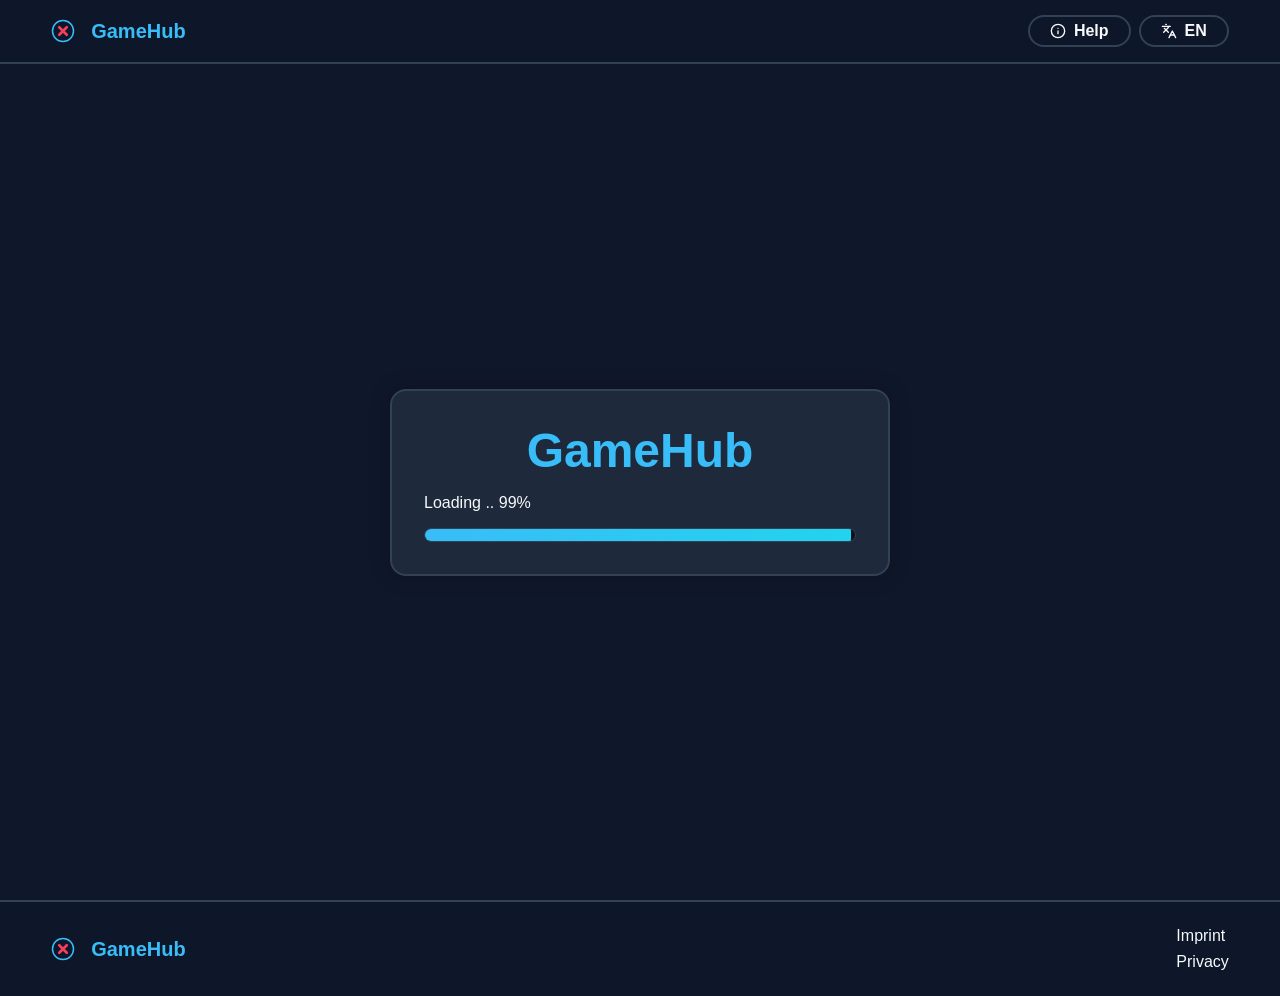
<file: index.html>
<!DOCTYPE html>
<html lang="en">

<head>
    <meta charset="UTF-8">
    <meta name="viewport" content="width=device-width, initial-scale=1.0">
    <link rel="icon" type="image/svg+xml" href="./assets/icons/favicon.svg">
    <title>Tic Tac Toe</title>

    <link rel="stylesheet" href="./styles/variables.css">
    <link rel="stylesheet" href="./styles/standard.css">
    <link rel="stylesheet" href="./styles/style.css">
    <link rel="stylesheet" href="./styles/components/header.css">
    <link rel="stylesheet" href="./styles/components/footer.css">
    <link rel="stylesheet" href="./styles/components/board.css">
    <link rel="stylesheet" href="./styles/components/classicBoard.css">
    <link rel="stylesheet" href="./styles/components/ultimateBoard.css">
    <link rel="stylesheet" href="./styles/components/setupScreen.css">
    <link rel="stylesheet" href="./styles/components/helpModal.css">
    <link rel="stylesheet" href="./styles/components/loadingScreen.css">
    <link rel="stylesheet" href="./styles/components/buttons.css">
    <link rel="stylesheet" href="./styles/components/inputs.css">

    <script type="module" src="./scripts/main.js"></script>
</head>

<body>

    <header class="app-header">
        <div class="header-wrap max-content">

            <a class="brand-link" href="./index.html">
                <img class="brand-logo" src="./assets/icons/favicon.svg" alt="GameHub logo">
                <p class="hide-on-mobile brand-name">GameHub</p>
            </a>

            <div class="header-actions">
                <button id="help-btn" class="btn btn-ghost header-btn" type="button">
                    <svg xmlns="http://www.w3.org/2000/svg" viewBox="0 0 24 24" class="hide-on-mobile" aria-hidden="true" focusable="false">
                        <circle cx="12" cy="12" r="10" />
                        <path d="M12 16v-4" />
                        <path d="M12 8h.01" />
                    </svg>
                    <span data-i18n="header.help">
                    </span>
                </button>

                <button id="language-btn" class="btn btn-ghost header-btn" type="button">
                    <svg xmlns="http://www.w3.org/2000/svg" viewBox="0 0 24 24" class="hide-on-mobile" aria-hidden="true" focusable="false">
                        <path d="m5 8 6 6" />
                        <path d="m4 14 6-6 2-3" />
                        <path d="M2 5h12" />
                        <path d="M7 2h1" />
                        <path d="m22 22-5-10-5 10" />
                        <path d="M14 18h6" />
                    </svg>
                    <span id="language-label" data-i18n="header.language">
                    </span>
                </button>
            </div>
        </div>
    </header>

    <main id="app-main" class="app-main"></main>

    <dialog id="help-modal" class="help-modal" aria-labelledby="help-title">
        <h2 id="help-title" data-i18n="help.title"></h2>

        <section class="help-section">
            <h3 data-i18n="help.modesTitle"></h3>
            <p data-i18n="help.modes"></p>
        </section>

        <section class="help-section">
            <h3 data-i18n="help.rulesTitle"></h3>
            <p data-i18n="help.goal"></p>
            <p data-i18n="help.draw"></p>
            <p data-i18n="help.starter"></p>
        </section>

        <section class="help-section">
            <h3 data-i18n="help.ultimateTitle"></h3>
            <p data-i18n="help.ultimateIntro"></p>
            <p data-i18n="help.ultimateSend"></p>
            <p data-i18n="help.ultimateFree"></p>
        </section>

        <section class="help-section">
            <h3 data-i18n="help.difficultyTitle"></h3>
            <dl class="help-difficulty-list">
                <dt data-i18n="setup.easy"></dt>
                <dd data-i18n="help.difficultyEasy"></dd>
                <dt data-i18n="setup.medium"></dt>
                <dd data-i18n="help.difficultyMedium"></dd>
                <dt data-i18n="setup.hard"></dt>
                <dd data-i18n="help.difficultyHard"></dd>
            </dl>
        </section>

        <button id="help-close-btn" class="btn btn-ghost" data-i18n="help.close"></button>
    </dialog>

    <footer class="app-footer">
        <div class="footer-wrap max-content">
            <a class="brand-link" href="./index.html">
                <img class="brand-logo" src="./assets/icons/favicon.svg" alt="GameHub logo">
                <p class="hide-on-mobile brand-name">GameHub</p>
            </a>

            <nav class="footer-links">
                <a href="./impressum.html" data-i18n="footer.imprint"></a>
                <a href="./datenschutz.html" data-i18n="footer.privacy"></a>
            </nav>
        </div>
    </footer>

</body>

</html>
</file>
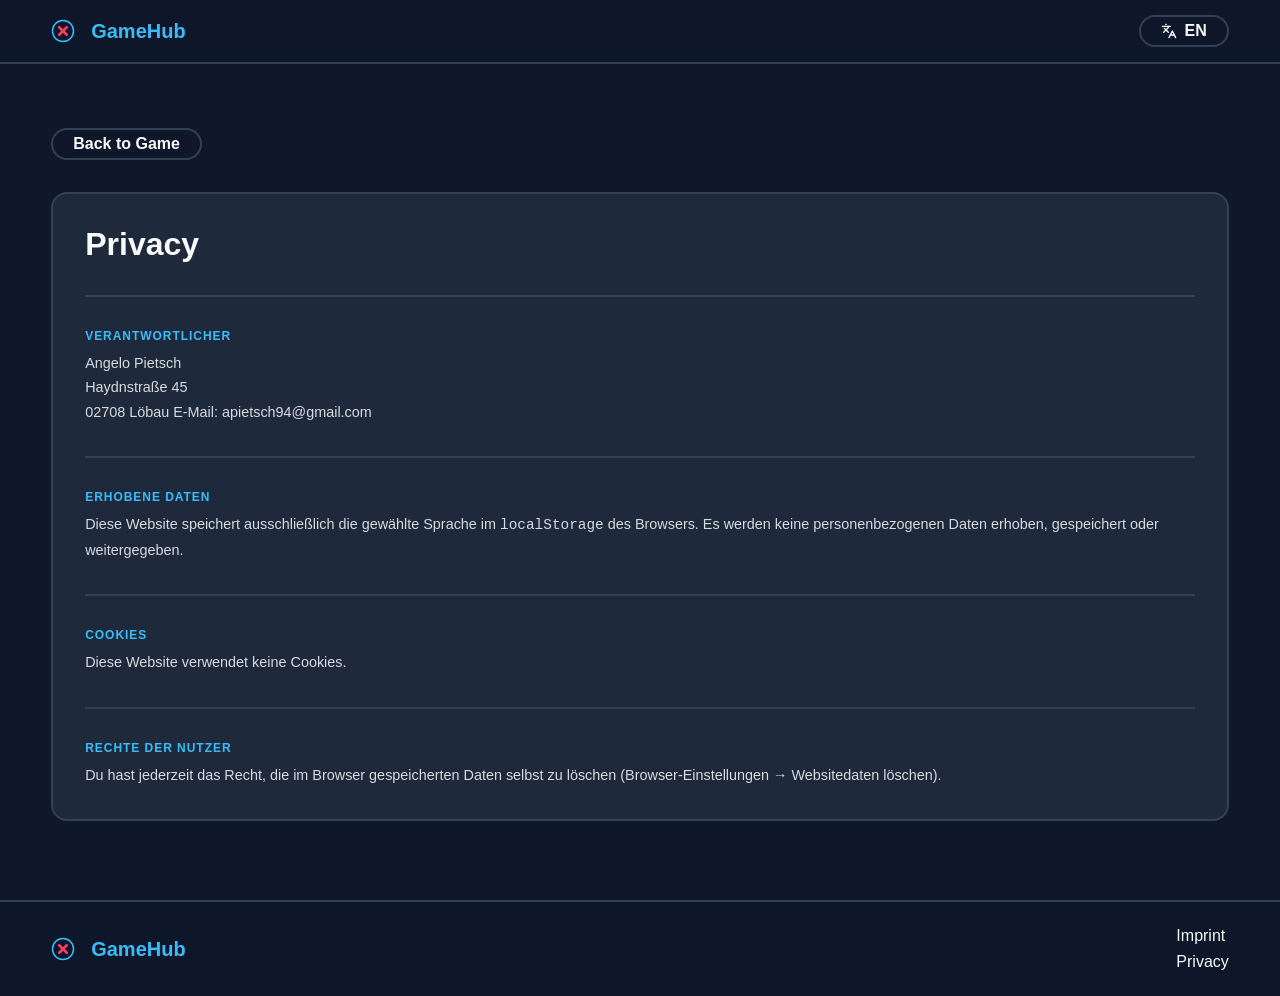
<file: datenschutz.html>
<!DOCTYPE html>
<html lang="en">

<head>
    <meta charset="UTF-8">
    <meta name="viewport" content="width=device-width, initial-scale=1.0">
    <link rel="icon" type="image/svg+xml" href="./assets/icons/favicon.svg">
    <title>Privacy - GameHub</title>

    <link rel="stylesheet" href="./styles/variables.css">
    <link rel="stylesheet" href="./styles/standard.css">
    <link rel="stylesheet" href="./styles/style.css">
    <link rel="stylesheet" href="./styles/components/header.css">
    <link rel="stylesheet" href="./styles/components/footer.css">
    <link rel="stylesheet" href="./styles/components/buttons.css">
    <link rel="stylesheet" href="./styles/components/legalPage.css">

    <script type="module" src="./scripts/legal.js"></script>
</head>

<body>

    <header class="app-header">
        <div class="header-wrap max-content">

            <a class="brand-link" href="./index.html">
                <img class="brand-logo" src="./assets/icons/favicon.svg" alt="GameHub logo">
                <p class="hide-on-mobile brand-name">GameHub</p>
            </a>

            <div class="header-actions">
                <button id="language-btn" class="btn btn-ghost header-btn" type="button">
                    <svg xmlns="http://www.w3.org/2000/svg" viewBox="0 0 24 24" class="hide-on-mobile"
                        aria-hidden="true" focusable="false">
                        <path d="m5 8 6 6" />
                        <path d="m4 14 6-6 2-3" />
                        <path d="M2 5h12" />
                        <path d="M7 2h1" />
                        <path d="m22 22-5-10-5 10" />
                        <path d="M14 18h6" />
                    </svg>
                    <span id="language-label"></span>
                </button>
            </div>

        </div>
    </header>

    <main class="legal-page max-content">

        <a href="./index.html" class="btn btn-ghost legal-back-link" data-i18n="legal.backToGame"></a>

        <article class="legal-content">

            <h1 data-i18n="footer.privacy"></h1>

            <section class="legal-section">
                <h2>Verantwortlicher</h2>
                <address>
                    Angelo Pietsch<br>
                    Haydnstraße 45<br>
                    02708 Löbau
                    E-Mail: <a href="mailto:apietsch94@gmail.com">apietsch94@gmail.com</a>
                </address>
            </section>

            <section class="legal-section">
                <h2>Erhobene Daten</h2>
                <p>
                    Diese Website speichert ausschließlich die gewählte Sprache
                    im <code>localStorage</code> des Browsers. Es werden keine
                    personenbezogenen Daten erhoben, gespeichert oder weitergegeben.
                </p>
            </section>

            <section class="legal-section">
                <h2>Cookies</h2>
                <p>Diese Website verwendet keine Cookies.</p>
            </section>

            <section class="legal-section">
                <h2>Rechte der Nutzer</h2>
                <p>
                    Du hast jederzeit das Recht, die im Browser gespeicherten
                    Daten selbst zu löschen (Browser-Einstellungen → Websitedaten löschen).
                </p>
            </section>

        </article>

    </main>

    <footer class="app-footer">
        <div class="footer-wrap max-content">
            <a class="brand-link" href="./index.html">
                <img class="brand-logo" src="./assets/icons/favicon.svg" alt="GameHub logo">
                <p class="hide-on-mobile brand-name">GameHub</p>
            </a>

            <nav class="footer-links">
                <a href="./impressum.html" data-i18n="footer.imprint"></a>
                <a href="./datenschutz.html" data-i18n="footer.privacy"></a>
            </nav>
        </div>
    </footer>

</body>

</html>
</file>
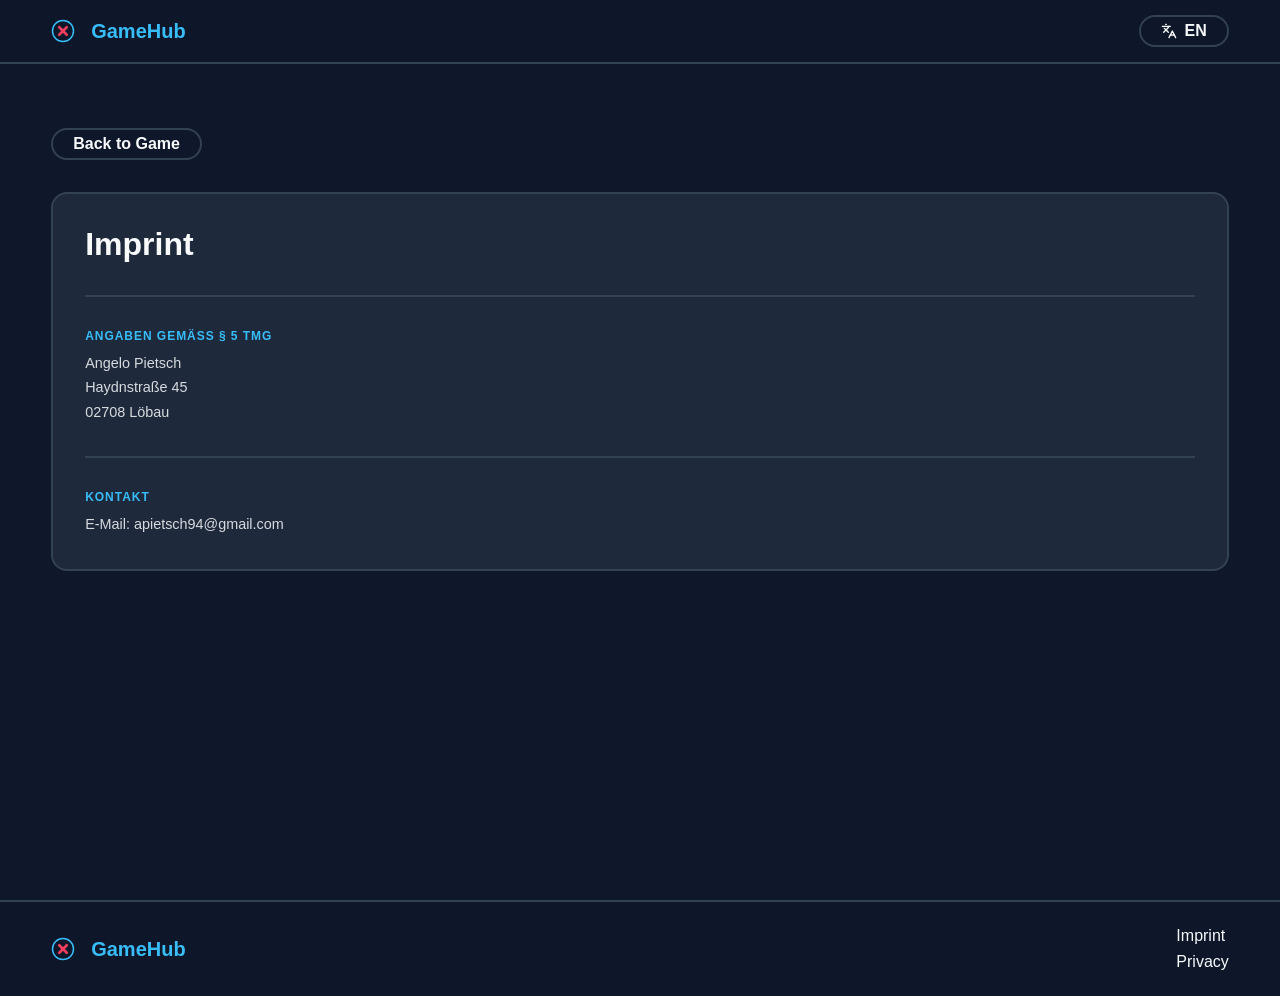
<file: impressum.html>
<!DOCTYPE html>
<html lang="en">

<head>
    <meta charset="UTF-8">
    <meta name="viewport" content="width=device-width, initial-scale=1.0">
    <link rel="icon" type="image/svg+xml" href="./assets/icons/favicon.svg">
    <title>Imprint - GameHub</title>

    <link rel="stylesheet" href="./styles/variables.css">
    <link rel="stylesheet" href="./styles/standard.css">
    <link rel="stylesheet" href="./styles/style.css">
    <link rel="stylesheet" href="./styles/components/header.css">
    <link rel="stylesheet" href="./styles/components/footer.css">
    <link rel="stylesheet" href="./styles/components/buttons.css">
    <link rel="stylesheet" href="./styles/components/legalPage.css">

    <script type="module" src="./scripts/legal.js"></script>
</head>

<body>

    <header class="app-header">
        <div class="header-wrap max-content">

            <a class="brand-link" href="./index.html">
                <img class="brand-logo" src="./assets/icons/favicon.svg" alt="GameHub logo">
                <p class="hide-on-mobile brand-name">GameHub</p>
            </a>

            <div class="header-actions">
                <button id="language-btn" class="btn btn-ghost header-btn" type="button">
                    <svg xmlns="http://www.w3.org/2000/svg" viewBox="0 0 24 24" class="hide-on-mobile" aria-hidden="true" focusable="false">
                        <path d="m5 8 6 6" />
                        <path d="m4 14 6-6 2-3" />
                        <path d="M2 5h12" />
                        <path d="M7 2h1" />
                        <path d="m22 22-5-10-5 10" />
                        <path d="M14 18h6" />
                    </svg>
                    <span id="language-label"></span>
                </button>
            </div>

        </div>
    </header>

    <main class="legal-page max-content">

        <a href="./index.html" class="btn btn-ghost legal-back-link" data-i18n="legal.backToGame"></a>

        <article class="legal-content">

            <h1 data-i18n="footer.imprint"></h1>

            <section class="legal-section">
                <h2>Angaben gemäß § 5 TMG</h2>
                <address>
                    Angelo Pietsch<br>
                    Haydnstraße 45<br>
                    02708 Löbau
                </address>
            </section>

            <section class="legal-section">
                <h2>Kontakt</h2>
                <p>E-Mail: <a href="mailto:apietsch94@gmail.com">apietsch94@gmail.com</a></p>
            </section>

        </article>

    </main>

    <footer class="app-footer">
        <div class="footer-wrap max-content">
            <a class="brand-link" href="./index.html">
                <img class="brand-logo" src="./assets/icons/favicon.svg" alt="GameHub logo">
                <p class="hide-on-mobile brand-name">GameHub</p>
            </a>

            <nav class="footer-links">
                <a href="./impressum.html" data-i18n="footer.imprint"></a>
                <a href="./datenschutz.html" data-i18n="footer.privacy"></a>
            </nav>
        </div>
    </footer>

</body>

</html>
</file>
<file: styles/variables.css>
:root {
    /* ===== COLORS ===== */
    --color-bg: #0f172a;
    --color-surface: #1e293b;

    --color-primary: #38bdf8;
    --color-secondary: #f43f5e;

    --color-text: #f8fafc;
    --color-border: #334155;

    --color-hover-primary: #0ea5e9;
    --color-hover-secondary: #e11d48;

    /* ===== TYPOGRAPHY ===== */
    --font-family: Arial, Helvetica, sans-serif;

    --font-size-title: clamp(2rem, 8vw, 3rem);
    --font-size-subtitle: clamp(1rem, 4vw, 1.15rem);
    --font-size-button: 1rem;

    /* ===== SPACING ===== */
    --spacing-xs: 0.5rem;
    --spacing-sm: 1rem;
    --spacing-md: 2rem;
    --spacing-lg: 4rem;

    /* ===== BORDER ===== */
    --border-radius: 1rem;
    --border-size: 2px;

    /* ===== SHADOW ===== */
    --shadow-soft: 0 0 20px rgba(0, 0, 0, 0.25);
    --shadow-glow: 0 0 15px rgba(56, 189, 248, 0.35);
    --shadow-glow-strong: 0 0 28px rgba(56, 189, 248, 0.5);

    /* ===== COLOR UTILITIES ===== */
    --color-primary-muted: rgba(56, 189, 248, 0.35);

    /* ===== TRANSITIONS ===== */
    --transition-fast: 125ms ease-in-out;
    --transition-normal: 250ms ease-in-out;

    /* ===== ANIMTIONS ===== */
    --starter-duration: 2500ms;

    /* ===== BUTTON SIZE ===== */
    --button-width: 240px;
    --button-height: 2rem;

    /* ===== INPUT ===== */
    --input-height: 2.5rem;
    --input-padding: 0 1rem;
}
</file>
<file: styles/standard.css>
* {
    box-sizing: border-box;
}

::-webkit-scrollbar {
    width: 6px;
}

::-webkit-scrollbar-track {
    background: var(--color-bg);
    border-radius: 2px;
}

::-webkit-scrollbar-thumb {
    background: var(--color-border);
    border-radius: 2px;
}

::-webkit-scrollbar-thumb:hover {
    background: var(--color-primary);
}

@supports not selector(::-webkit-scrollbar) {
    * {
        scrollbar-color: var(--color-border) var(--color-bg);
        scrollbar-width: thin;
    }
}

html {
    font-size: 16px;
    scroll-behavior: smooth;
}

@media (prefers-reduced-motion: reduce) {
    html {
        scroll-behavior: auto;
    }
}

body {
    margin: 0;
    background-color: var(--color-bg);
    color: var(--color-text);
    font-family: var(--font-family);
}

h1,
h2,
h3,
h4,
p {
    margin: 0;
}

img {
    height: 2rem;
    width: 2rem;
}

svg {
    fill: none;
    stroke: currentColor;
    stroke-width: 2;
    stroke-linecap: round;
    stroke-linejoin: round;
}

a {
    text-decoration: none;
    color: var(--color-text);
}
</file>
<file: styles/style.css>
.max-content {
  padding: 0 max(calc(50% - 720px), clamp(1rem, 4vw, 4rem));
}

.hide-on-mobile {
  display: none;
}

.app-main {
  min-height: calc(100dvh - 4rem);
}

@media (min-width: 400px) {
  .hide-on-mobile {
    display: block;
  }
}
</file>
<file: styles/components/header.css>
.app-header {
    display: flex;
    align-items: center;
    height: 4rem;
    border-bottom: var(--border-size) solid var(--color-border);
    background: rgba(15, 23, 42, 0.85);
    backdrop-filter: blur(4px);
    position: sticky;
    top: 0;
    z-index: 1;
}

.header-wrap {
    width: 100%;
    display: flex;
    justify-content: space-between;
}

.brand-link {
    display: flex;
    align-items: center;
    gap: var(--spacing-sm);
}

.brand-logo {
    width: 1.5rem;
    height: 1.5rem;
}

.brand-name {
    font-size: 1.25rem;
    font-weight: 700;
    color: var(--color-primary);
}

.header-actions {
    display: flex;
    gap: var(--spacing-xs);
}
</file>
<file: styles/components/footer.css>
.app-footer {
    display: flex;
    align-items: center;
    height: 6rem;
    border-top: var(--border-size) solid var(--color-border);
    background: rgba(15, 23, 42, 0.85);
    backdrop-filter: blur(4px);
    z-index: 1;
}

.footer-wrap {
    width: 100%;
    display: flex;
    justify-content: space-between;
}

.footer-links {
    display: flex;
    flex-direction: column;
    gap: var(--spacing-xs);
}

.footer-links a:hover {
    text-decoration: underline;
}
</file>
<file: styles/components/board.css>
.game-screen {
  min-height: calc(100dvh - 4rem);
  padding-top: var(--spacing-sm);
  padding-bottom: var(--spacing-sm);
}

.game-container {
  width: 100%;
  display: grid;
  grid-template-columns: 1fr;
  gap: var(--spacing-md);
  align-items: center;
}

.game-panel {
  display: flex;
  flex-direction: column;
  gap: var(--spacing-sm);
}

.board-panel {
  display: flex;
  justify-content: center;
  align-items: center;
}

.game-header {
  display: flex;
  flex-direction: column;
  align-items: center;
  gap: var(--spacing-xs);
}

.game-status {
  display: flex;
  align-items: center;
  gap: 1rem;

  font-size: 1.25rem;
  font-weight: 600;

  color: var(--color-text);
}

.game-action-row {
  display: flex;
  justify-content: center;
  gap: 0.75rem;
}

.player-panel {
  display: flex;
  align-items: center;
  gap: var(--spacing-sm);
  padding: 2px var(--spacing-xs);
  border: 2px solid var(--color-border);
  border-radius: var(--border-radius);
  background: var(--color-surface);
  transition:
    border-color 180ms ease,
    transform 180ms ease,
    box-shadow 180ms ease;
}

.player-panel.is-active {
  border-color: var(--color-primary);
  transform: translateY(-2px);
  box-shadow: 0 0 20px rgb(56 189 248 / 18%);
}

.player-symbol {
  display: flex;
  align-items: center;
  justify-content: center;
  width: 1.5rem;
  height: 1.5rem;
  flex-shrink: 0;
}

.player-symbol img {
  width: 100%;
  height: 100%;
}

.player-info {
  display: flex;
  flex-direction: column;
}

.player-name {
  font-size: 1rem;
  font-weight: 600;
}

dialog.starter-dialog {
  position: fixed;
  inset: 0;
  width: 100%;
  height: 100%;
  max-width: 100%;
  max-height: 100%;
  margin: 0;
  padding: 0;
  border: none;
  background: transparent;
  color: var(--color-text);
}

dialog.starter-dialog[open] {
  display: flex;
  justify-content: center;
  flex-direction: column;
  align-items: center;
  gap: var(--spacing-md);
}

dialog.starter-dialog::backdrop {
  background: rgba(2, 6, 23, 0.7);
}

.starter-card {
  position: relative;
  width: 180px;
  height: 180px;
  transform-style: preserve-3d;
}

.starter-text {
  font-size: 1.25rem;
  font-weight: 600;
}

.starter-face {
  position: absolute;
  inset: 0;
  display: flex;
  align-items: center;
  justify-content: center;
  backface-visibility: hidden;
  border-radius: var(--border-radius);
  background: var(--color-surface);
}

.starter-face img {
  height: 6rem;
  width: 6rem;
}

.starter-front {
  transform: rotateY(0deg);
}

.starter-back {
  transform: rotateY(180deg);
}

.starter-result {
  display: flex;
  flex-direction: column;
  align-items: center;
  gap: var(--spacing-sm);
}

.starter-card.show-back {
  transform: rotateY(180deg);
}

.starter-card.is-spinning {
  animation: starter-spin 2.5s ease-out forwards;
}

@keyframes starter-spin {
  from {
    transform: rotateY(0deg);
  }

  to {
    transform: rotateY(1440deg);
  }
}

/* ===== WIN LINE ===== */

.win-line {
  position: absolute;
  background-color: white;
  border-radius: 999px;
  z-index: 10;
}

/* HORIZONTAL */
.win-line.win-row-top {
  top: 15%;
  left: 10%;
  width: 80%;
  height: 6px;
}

.win-line.win-row-middle {
  top: 50%;
  left: 10%;
  width: 80%;
  height: 6px;
}

.win-line.win-row-bottom {
  top: 83.33%;
  left: 10%;
  width: 80%;
  height: 6px;
}

.win-line.win-row-top,
.win-line.win-row-middle,
.win-line.win-row-bottom {
  animation:
    draw-line-horizontal 1s ease forwards;
}

/* VERTICAL */
.win-line.win-col-left {
  top: 10%;
  left: 15%;
  width: 6px;
  height: 80%;
}

.win-line.win-col-middle {
  top: 10%;
  left: 50%;
  width: 6px;
  height: 80%;
}

.win-line.win-col-right {
  top: 10%;
  left: 83.33%;
  width: 6px;
  height: 80%;
}

.win-line.win-col-left,
.win-line.win-col-middle,
.win-line.win-col-right {
  animation:
    draw-line-vertical 1s ease forwards;
}

/* DIAGONAL */
.win-line.win-diagonal-main {
  top: 50%;
  left: 50%;
  width: 115%;
  height: 6px;
  transform:
    translate(-50%, -50%) rotate(45deg);
  animation:
    draw-line-diagonal 1s ease forwards;
}

.win-line.win-diagonal-secondary {
  top: 50%;
  left: 50%;
  width: 115%;
  height: 6px;
  transform:
    translate(-50%, -50%) rotate(-45deg);
  animation:
    draw-line-diagonal-secondary 1s ease forwards;
}

@keyframes draw-line-horizontal {

  from {
    transform: scaleX(0);
  }

  to {
    transform: scaleX(1);
  }
}

@keyframes draw-line-vertical {

  from {
    transform: scaleY(0);
  }

  to {
    transform: scaleY(1);
  }
}

@keyframes draw-line-diagonal {

  from {
    opacity: 0;
    transform:
      translate(-50%, -50%) rotate(45deg) scaleX(0);
  }

  to {
    opacity: 1;
    transform:
      translate(-50%, -50%) rotate(45deg) scaleX(1);
  }
}

@keyframes draw-line-diagonal-secondary {

  from {
    opacity: 0;
    transform:
      translate(-50%, -50%) rotate(-45deg) scaleX(0);
  }

  to {
    opacity: 1;
    transform:
      translate(-50%, -50%) rotate(-45deg) scaleX(1);
  }
}

/* ===== REDUCED MOTION ===== */

@media (prefers-reduced-motion: reduce) {
  .starter-card.is-spinning {
    animation: none;
  }

  .starter-card,
  .starter-card.show-back {
    transition: none;
  }

  .win-line {
    animation: none;
    transform: none;
    opacity: 1;
  }

  .win-line.win-diagonal-main {
    transform: translate(-50%, -50%) rotate(45deg);
  }

  .win-line.win-diagonal-secondary {
    transform: translate(-50%, -50%) rotate(-45deg);
  }

  .player-panel {
    transition: none;
  }
}

/* ===== RESPONSIVE ===== */

@media (min-width: 900px) {

  .game-container {
    grid-template-columns: 2fr 1fr;
  }

  .game-panel {
    padding: 0 clamp(1rem, 3vw, 4rem);
    border-left: 1px solid rgba(255, 255, 255, 0.3);
    border-right: 1px solid rgba(255, 255, 255, 0.3);
    height: 100%;
  }

}
</file>
<file: styles/components/classicBoard.css>
.game-board {
  position: relative;
  display: grid;
  grid-template-columns: repeat(3, 1fr);
  gap: 0.5rem;
  width: clamp(240px, 48vw, 480px);
  aspect-ratio: 1;
}

.cell {
  display: flex;
  justify-content: center;
  align-items: center;
  aspect-ratio: 1 / 1;
  background-color: var(--color-surface);
  border: var(--border-size) solid var(--color-border);
  border-radius: var(--border-radius);
  padding: 0;
  font: inherit;
  appearance: none;
  cursor: pointer;
  transition:
    transform var(--transition-fast),
    background-color var(--transition-fast),
    box-shadow var(--transition-fast);
}

.cell img {
  width: 80%;
  height: 80%;
}

.cell:hover:not(:disabled) {
  transform: scale(1.03);
  background-color: rgba(255, 255, 255, 0.05);
  box-shadow: var(--shadow-glow);
}

.cell:disabled {
  cursor: default;
}

.cell.is-winner {
  border-color: var(--color-primary);
  box-shadow: var(--shadow-glow);
}

.cell:focus-visible {
  outline: 2px solid var(--color-primary);
  outline-offset: 2px;
}
</file>
<file: styles/components/ultimateBoard.css>
.ultimate-board {
  position: relative;
  display: grid;
  grid-template-columns: repeat(3, 1fr);
  gap: 0.6rem;
  width: clamp(280px, 90vw, 580px);
  aspect-ratio: 1;
}

.mini-board {
  display: grid;
  grid-template-columns: repeat(3, 1fr);
  gap: 3px;
  padding: 4px;
  border: 2px solid var(--color-border);
  border-radius: var(--border-radius);
  position: relative;
  aspect-ratio: 1;
  transition:
    border-color 180ms ease,
    box-shadow 180ms ease,
    opacity 180ms ease;
}

.mini-board.is-targeted {
  border-color: var(--color-primary);
  box-shadow: var(--shadow-glow);
}

.mini-board.is-free-choice {
  border-color: var(--color-primary-muted);
}

.mini-board.is-dimmed {
  opacity: 0.3;
  pointer-events: none;
}

.mini-board.is-global-winner {
  border-color: var(--color-primary);
  box-shadow: var(--shadow-glow-strong);
}

.ultimate-cell {
  display: flex;
  justify-content: center;
  align-items: center;
  aspect-ratio: 1;
  background-color: var(--color-surface);
  border: 1px solid var(--color-border);
  border-radius: 0.4rem;
  padding: 0;
  font: inherit;
  appearance: none;
  cursor: pointer;
  transition:
    transform var(--transition-fast),
    background-color var(--transition-fast);
}

.ultimate-cell img {
  width: 75%;
  height: 75%;
}

.ultimate-cell:hover:not(:disabled) {
  transform: scale(1.06);
  background-color: rgba(255, 255, 255, 0.05);
}

.ultimate-cell:disabled {
  cursor: default;
}

.ultimate-cell:focus-visible {
  outline: 2px solid var(--color-primary);
  outline-offset: 2px;
}

.mini-board.is-won .ultimate-cell {
  pointer-events: none;
}

.mini-board-overlay {
  position: absolute;
  inset: 0;
  display: flex;
  align-items: center;
  justify-content: center;
  background: rgba(15, 23, 42, 0.82);
  border-radius: calc(var(--border-radius) - 2px);
}

.mini-board-overlay img {
  width: 62%;
  height: 62%;
}

.mini-board-draw {
  background: rgba(51, 65, 85, 0.75);
}
</file>
<file: styles/components/setupScreen.css>
.setup-page {
    min-height: calc(100dvh - 4rem);
    padding-top: var(--spacing-sm);
    padding-bottom: var(--spacing-sm);
}

.setup-container {
    width: 100%;
    display: grid;
    grid-template-columns: 1fr;
    gap: var(--spacing-md);
    padding: var(--spacing-xs);
    border: var(--border-size) solid var(--color-border);
    border-radius: calc(var(--border-radius) * 1.5);
    backdrop-filter: blur(12px);
    box-shadow: var(--shadow-soft);
}

.setup-panel {
    display: flex;
    flex-direction: column;
    gap: var(--spacing-md);
}

.setup-header {
    display: flex;
    flex-direction: column;
    gap: var(--spacing-sm);
}

.game-title {
    font-size: var(--font-size-title);
    font-weight: 700;
    text-align: center;
    color: var(--color-primary);
}

.game-subtitle {
    font-size: var(--font-size-subtitle);
    text-align: center;
    opacity: 0.8;
}

.selection-group {
    display: flex;
    flex-direction: column;
    gap: var(--spacing-xs);
}

.selection-group h3 {
    font-size: 1rem;
    letter-spacing: 0.08em;
    text-transform: uppercase;
    opacity: 0.7;
}

.button-group {
    display: flex;
    flex-wrap: wrap;
    gap: var(--spacing-xs);
}

.summary-panel {
    display: flex;
    flex-direction: column;
    justify-content: space-between;
    gap: var(--spacing-sm);
}

.selection-summary {
    width: min(515px, 100%);
    border: var(--border-size) solid var(--color-border);
    border-radius: var(--border-radius);
    padding: 0.75rem;
    display: flex;
    flex-direction: column;
    gap: 0.25rem;
}

.match-config {
    width: min(515px, 100%);
    border: var(--border-size) solid var(--color-border);
    border-radius: var(--border-radius);
    padding: 0.75rem;
    display: flex;
    flex-direction: column;
    gap: var(--spacing-sm);
}

.player-config {
    display: flex;
    flex-direction: column;
    gap: var(--spacing-xs);
}

.input-group {
    display: flex;
    flex-direction: column;
    gap: 0.25rem;
}

.label {
    display: flex;
    align-items: center;
    color: var(--color-text);
    font-size: 0.95rem;
    font-weight: 600;
    opacity: 0.85;
    gap: var(--spacing-xs)
}

.player-input-symbol {
    width: 1rem;
    height: 1rem;
    flex-shrink: 0;
}

@media (min-width: 900px) {

    .setup-container {
        grid-template-columns: 2fr 1fr;
    }

    .summary-panel {
        padding-left: clamp(1rem, 3vw, 4rem);
        border-left: 1px solid rgba(255, 255, 255, 0.3);
    }

}
</file>
<file: styles/components/helpModal.css>
dialog.help-modal {
  width: min(100%, 500px);
  max-height: calc(100dvh - 2rem);
  margin: auto;
  padding: 1.5rem;
  border-top-left-radius: var(--border-radius);
  border-bottom-left-radius: var(--border-radius);
  border: var(--border-size) solid var(--color-border);
  background: var(--color-surface);
  color: var(--color-text);
  overflow-y: auto;
}

dialog.help-modal[open] {
  display: flex;
  flex-direction: column;
  gap: 1.25rem;
}

dialog.help-modal::backdrop {
  background: rgba(2, 6, 23, 0.7);
}

.help-modal h2 {
  margin: 0;
}

.help-section {
  display: flex;
  flex-direction: column;
  gap: 0.5rem;
  padding-top: 1.25rem;
  border-top: var(--border-size) solid var(--color-border);
}

.help-section h3 {
  margin: 0;
  font-size: 0.75rem;
  text-transform: uppercase;
  letter-spacing: 0.08em;
  color: var(--color-primary);
}

.help-section p {
  margin: 0;
  font-size: 0.9rem;
  line-height: 1.6;
  opacity: 0.85;
}

.help-difficulty-list {
  display: grid;
  grid-template-columns: auto 1fr;
  gap: 0.35rem 0.75rem;
  margin: 0;
}

.help-difficulty-list dt {
  font-size: 0.9rem;
  font-weight: bold;
}

.help-difficulty-list dd {
  margin: 0;
  font-size: 0.9rem;
  line-height: 1.5;
  opacity: 0.85;
}
</file>
<file: styles/components/loadingScreen.css>
.loading-screen {
    min-height: calc(100dvh - 4rem);
    display: flex;
    align-items: center;
    justify-content: center;
    padding: 1rem;
}

.loading-card {
    width: min(100%, 500px);
    border: var(--border-size) solid var(--color-border);
    border-radius: var(--border-radius);
    background: var(--color-surface);
    box-shadow: var(--shadow-soft);
    padding: 2rem;
    display: flex;
    flex-direction: column;
    gap: 1rem;
}

.loading-track {
    width: 100%;
    height: 14px;
    border-radius: 999px;
    background: #0b1220;
    border: 1px solid var(--color-border);
    overflow: hidden;
}

.loading-fill {
    height: 100%;
    background: linear-gradient(90deg, var(--color-primary), #22d3ee);
    transition: width 120ms linear;
}
</file>
<file: styles/components/buttons.css>
.btn {
    display: flex;
    justify-content: center;
    align-items: center;
    gap: var(--spacing-xs);
    min-height: var(--button-height);
    padding-inline: 1.25rem;
    border:
        var(--border-size)
        solid
        transparent;
    border-radius: var(--border-radius);
    background: rgba(255,255,255,0.03);
    color: var(--color-text);
    font: inherit;
    font-weight: 600;
    cursor: pointer;
    transition:
        transform var(--transition-fast),
        background-color var(--transition-fast),
        border-color var(--transition-fast),
        opacity var(--transition-fast),
        box-shadow var(--transition-fast);
}

.btn svg {
    color: var(--color-text);
    width: 1rem;
    height: 1rem;
}

.btn:hover:not(:disabled) {
    transform: scale(1.03);
    background: rgba(255,255,255,0.06);
}

.btn:disabled {
    opacity: 0.45;
    cursor: not-allowed;
    transform: none;
}

.btn:focus-visible {
    outline: 2px solid var(--color-primary);
    outline-offset: 2px;
}

@media (prefers-reduced-motion: reduce) {
    .btn {
        transition: none;
    }

    .btn:hover:not(:disabled) {
        transform: none;
    }
}

.btn-primary {
    background: var(--color-primary);
    color: var(--color-bg);
}

.btn-primary:hover:not(:disabled) {
    background: var(--color-hover-primary);
    box-shadow: var(--shadow-glow);
}

.btn-secondary {
    border-color: var(--color-border);
    background: rgba(255,255,255,0.03);
}

.btn-ghost {
    background-color: transparent;
    border: var(--border-size) solid var(--color-border);
    color: var(--color-text);
}

.btn-icon {
    min-height: auto;
    padding: 0.75rem 1rem;
    border-radius: 999px;
}

.is-selected {
    border-color: var(--color-primary);
    background: rgba(56, 189, 248, 0.10);
    box-shadow: var(--shadow-glow);
}
</file>
<file: styles/components/inputs.css>
.input {
    width: 100%;
    height: var(--input-height);
    padding: var(--input-padding);
    background-color: var(--color-bg);
    color: var(--color-text);
    border:
        var(--border-size)
        solid
        var(--color-border);

    border-radius: var(--border-radius);
    font: inherit;
    transition:
        border-color var(--transition-fast),
        box-shadow var(--transition-fast),
        transform var(--transition-fast);
}


.input::placeholder {
    color: rgba(248, 250, 252, 0.5);
}


.input:hover {
    border-color: var(--color-primary);
}


.input:focus {
    outline: none;
    border-color: var(--color-primary);
    box-shadow: var(--shadow-glow);
    transform: translateY(-1px);
}

.input:disabled {
    cursor: not-allowed;
    opacity: 0.6;
    background-color: rgba(255, 255, 255, 0.03);
    border-color: var(--color-border);
    box-shadow: none;
    transform: none;
}


.input:disabled::placeholder {
    opacity: 0.5;
}
</file>
<file: styles/components/legalPage.css>
.legal-page {
    min-height: calc(100dvh - 4rem);
    padding-block: var(--spacing-lg);
    display: flex;
    flex-direction: column;
    gap: var(--spacing-md);
}

.legal-back-link {
    align-self: flex-start;
}

.legal-content {
    display: flex;
    flex-direction: column;
    gap: var(--spacing-md);
    background: var(--color-surface);
    border: var(--border-size) solid var(--color-border);
    border-radius: var(--border-radius);
    padding: var(--spacing-md);
}

.legal-content h1 {
    margin: 0;
    font-size: clamp(1.5rem, 5vw, 2rem);
}

.legal-section {
    display: flex;
    flex-direction: column;
    gap: 0.5rem;
    padding-top: var(--spacing-md);
    border-top: var(--border-size) solid var(--color-border);
}

.legal-section h2 {
    margin: 0;
    font-size: 0.75rem;
    text-transform: uppercase;
    letter-spacing: 0.08em;
    color: var(--color-primary);
}

.legal-section p,
.legal-section address {
    margin: 0;
    font-size: 0.9rem;
    line-height: 1.7;
    opacity: 0.85;
    font-style: normal;
}
</file>
